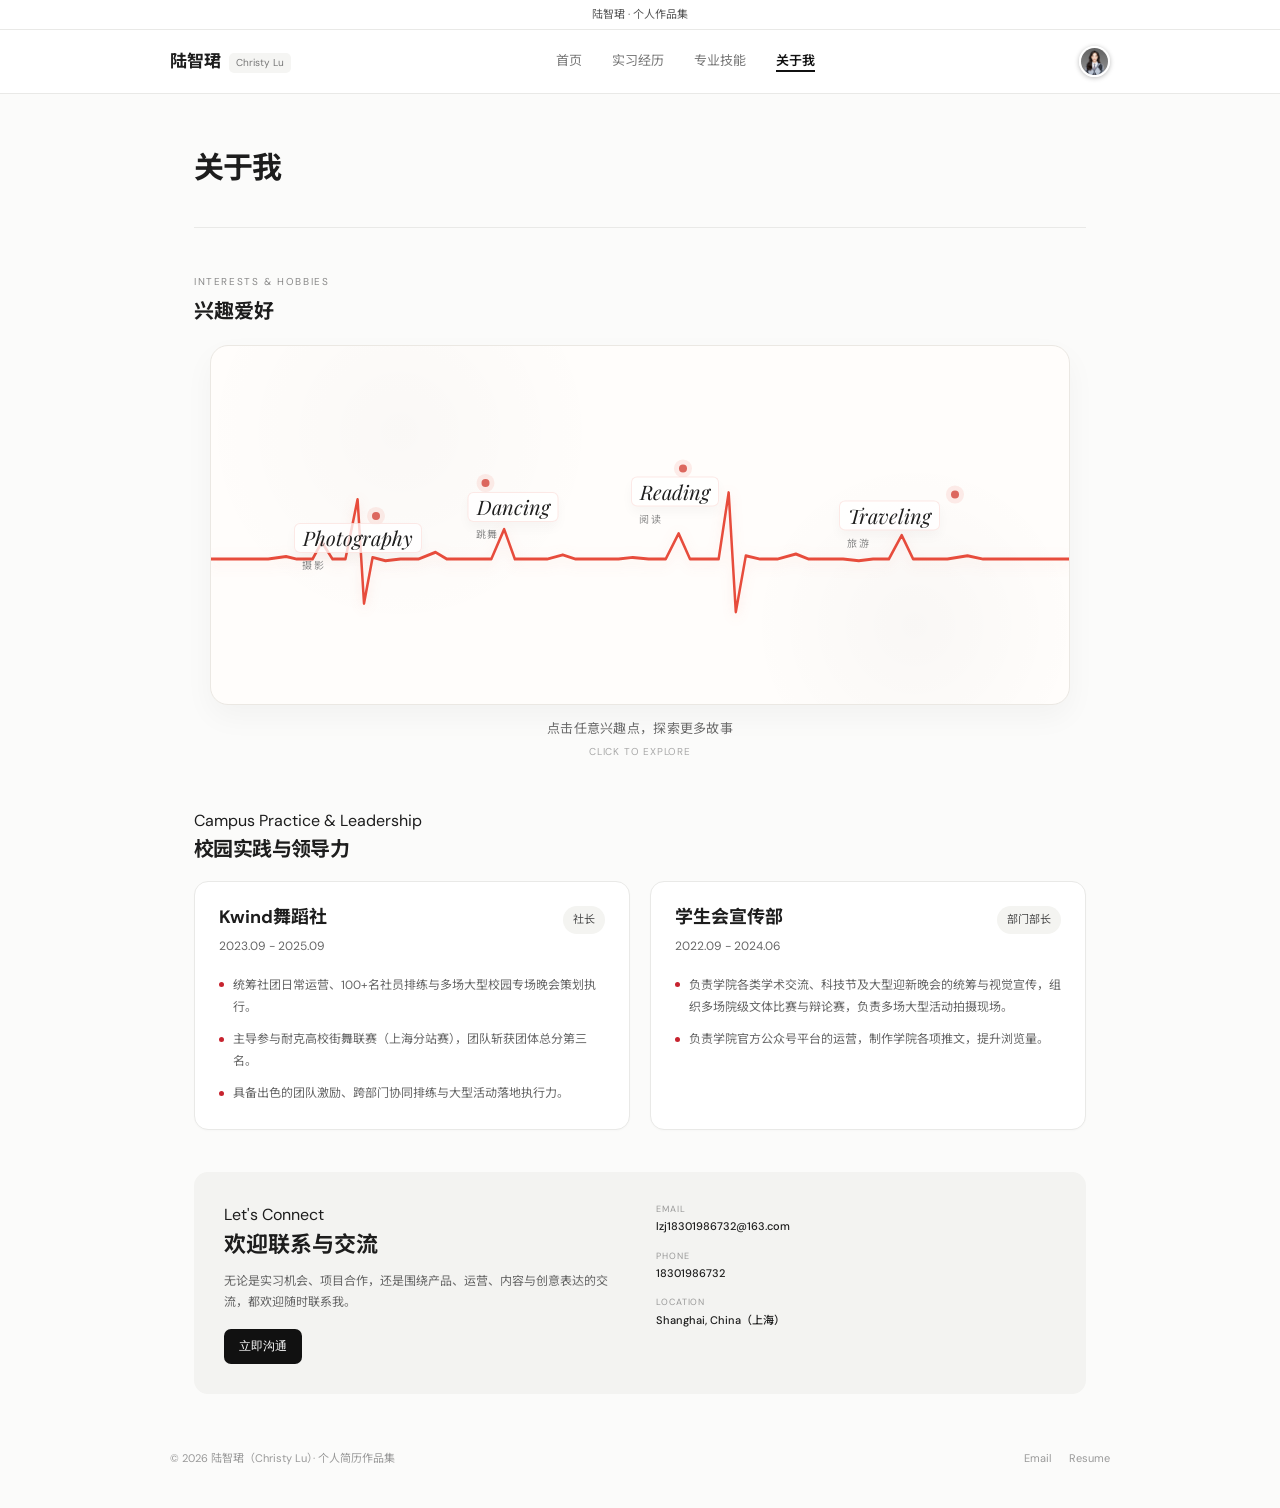
<file: about.html>
<!DOCTYPE html>
<html lang="zh-CN">
<head>
  <meta charset="UTF-8">
  <meta name="viewport" content="width=device-width, initial-scale=1.0">
  <title>关于我 · 陆智珺</title>
  <link rel="stylesheet" href="css/styles.css">
  <link rel="stylesheet" href="css/interests.css">
</head>
<body>

  <nav class="nav">
    <a href="index.html" class="nav-logo">陆智珺</a>
    <ul class="nav-links">
      <li><a href="index.html">首页</a></li>
      <li><a href="experience.html">实习经历</a></li>
      <li><a href="skills.html">专业技能</a></li>
      <li><a href="about.html" class="active">关于我</a></li>
    </ul>
    <img src="assets/profile.png" alt="陆智珺" class="nav-avatar">
  </nav>

  <main class="container">
    <header class="page-header about-page-header">
      <h1>关于我</h1>
    </header>

    <section class="interests-section heartbeat-section">
      <p class="section-label">Interests & Hobbies</p>
      <p class="section-label-cn">兴趣爱好</p>

      <div class="heartbeat-stage">
        <svg class="heartbeat-line" viewBox="0 0 1200 420" preserveAspectRatio="none" aria-hidden="true">
          <path d="M0 250 L80 250 L105 247 L120 250 L142 250 L155 230 L170 250 L188 250 L205 180 L214 302 L226 248 L244 252 L265 250 L290 250 L314 242 L330 250 L352 250 L368 250 L392 250 L410 215 L425 250 L446 250 L470 250 L492 245 L510 250 L540 250 L570 250 L590 248 L612 250 L636 250 L654 220 L670 250 L692 250 L710 250 L724 172 L734 312 L748 246 L768 250 L792 250 L818 244 L836 250 L860 250 L884 250 L906 252 L926 250 L948 250 L966 222 L982 250 L1005 250 L1030 250 L1058 246 L1080 250 L1110 250 L1140 250 L1170 250 L1200 250" />
        </svg>

        <a href="hobbies/photography.html" class="heartbeat-node" data-hobby="photography">
          <span class="heartbeat-dot"></span>
          <span class="node-en">Photography</span>
          <span class="node-cn">摄影</span>
        </a>
        <a href="hobbies/dancing.html" class="heartbeat-node" data-hobby="dancing">
          <span class="heartbeat-dot"></span>
          <span class="node-en">Dancing</span>
          <span class="node-cn">跳舞</span>
        </a>
        <a href="hobbies/reading.html" class="heartbeat-node" data-hobby="reading">
          <span class="heartbeat-dot"></span>
          <span class="node-en">Reading</span>
          <span class="node-cn">阅读</span>
        </a>
        <a href="hobbies/traveling.html" class="heartbeat-node" data-hobby="traveling">
          <span class="heartbeat-dot"></span>
          <span class="node-en">Traveling</span>
          <span class="node-cn">旅游</span>
        </a>
      </div>

      <p class="branch-hint">点击任意兴趣点，探索更多故事<span class="branch-hint-en">Click to Explore</span></p>

      <div class="branch-mobile-list">
        <a href="hobbies/photography.html" class="branch-mobile-item">
          <span class="cn">摄影</span>
          <span class="en">Photography</span>
        </a>
        <a href="hobbies/dancing.html" class="branch-mobile-item">
          <span class="cn">跳舞</span>
          <span class="en">Dancing</span>
        </a>
        <a href="hobbies/reading.html" class="branch-mobile-item">
          <span class="cn">阅读</span>
          <span class="en">Reading</span>
        </a>
        <a href="hobbies/traveling.html" class="branch-mobile-item">
          <span class="cn">旅游</span>
          <span class="en">Traveling</span>
        </a>
      </div>
    </section>

    <section class="campus-section">
      <div class="section-heading-row">
        <div>
          <p class="section-label">Campus Practice & Leadership</p>
          <h2 class="section-title no-margin">校园实践与领导力</h2>
        </div>
      </div>

      <div class="campus-grid">
        <article class="card campus-card">
          <div class="campus-card-top">
            <div>
              <h3>Kwind舞蹈社</h3>
              <p class="campus-time">2023.09 - 2025.09</p>
            </div>
            <span class="campus-role-tag">社长</span>
          </div>
          <ul class="campus-points">
            <li>统筹社团日常运营、100+名社员排练与多场大型校园专场晚会策划执行。</li>
            <li>主导参与耐克高校街舞联赛（上海分站赛），团队斩获团体总分第三名。</li>
            <li>具备出色的团队激励、跨部门协同排练与大型活动落地执行力。</li>
          </ul>
        </article>

        <article class="card campus-card">
          <div class="campus-card-top">
            <div>
              <h3>学生会宣传部</h3>
              <p class="campus-time">2022.09 - 2024.06</p>
            </div>
            <span class="campus-role-tag">部门部长</span>
          </div>
          <ul class="campus-points">
            <li>负责学院各类学术交流、科技节及大型迎新晚会的统筹与视觉宣传，组织多场院级文体比赛与辩论赛，负责多场大型活动拍摄现场。</li>
            <li>负责学院官方公众号平台的运营，制作学院各项推文，提升浏览量。</li>
          </ul>
        </article>
      </div>
    </section>

    <section class="contact-section about-contact-section">
      <div>
        <p class="section-label">Let's Connect</p>
        <h2>欢迎联系与交流</h2>
        <p class="desc">无论是实习机会、项目合作，还是围绕产品、运营、内容与创意表达的交流，都欢迎随时联系我。</p>
        <button type="button" class="btn btn-primary about-contact-toggle" aria-expanded="false" aria-controls="about-contact-panel">立即沟通</button>
      </div>
      <div class="contact-details">
        <div class="contact-item">
          <div class="label">EMAIL</div>
          <div class="value">lzj18301986732@163.com</div>
        </div>
        <div class="contact-item">
          <div class="label">PHONE</div>
          <div class="value">18301986732</div>
        </div>
        <div class="contact-item">
          <div class="label">LOCATION</div>
          <div class="value">Shanghai, China（上海）</div>
        </div>
        <div id="about-contact-panel" class="contact-panel" hidden>
          <div class="contact-panel-row">
            <div>
              <div class="contact-panel-label">电子邮箱</div>
              <div class="contact-panel-value">lzj18301986732@163.com</div>
            </div>
            <div class="contact-panel-actions">
              <a href="mailto:lzj18301986732@163.com" class="mini-action">发邮件</a>
              <button type="button" class="mini-action copy-action" data-copy="lzj18301986732@163.com">复制</button>
            </div>
          </div>
          <div class="contact-panel-row">
            <div>
              <div class="contact-panel-label">联系电话</div>
              <div class="contact-panel-value">18301986732</div>
            </div>
            <div class="contact-panel-actions">
              <a href="tel:18301986732" class="mini-action">呼叫</a>
              <button type="button" class="mini-action copy-action" data-copy="18301986732">复制</button>
            </div>
          </div>
        </div>
      </div>
    </section>
  </main>

  <footer class="site-footer">
    <span>&copy; 2026 陆智珺（Christy Lu）· 个人简历作品集</span>
    <div class="footer-links">
      <a href="mailto:lzj18301986732@163.com">Email</a>
      <a href="assets/resume.pdf" download>Resume</a>
    </div>
  </footer>

  <script src="js/interests.js"></script>
  <script src="js/main.js"></script>
</body>
</html>
</file>
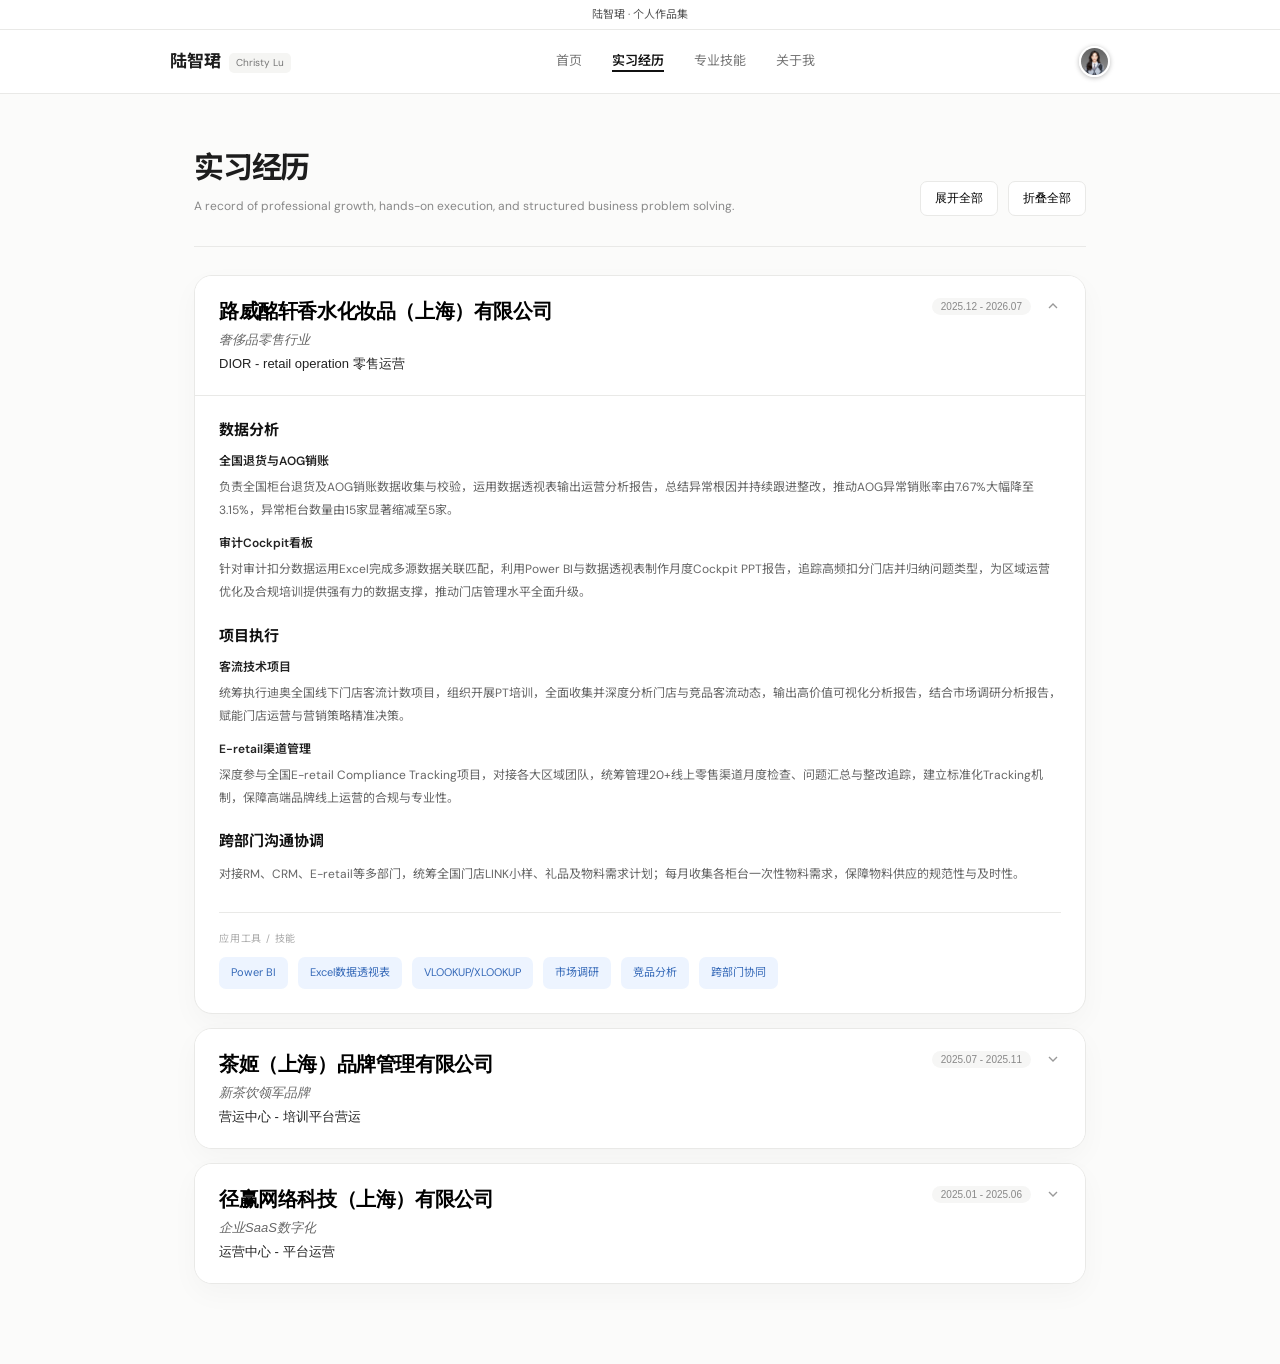
<file: experience.html>
<!DOCTYPE html>
<html lang="zh-CN">
<head>
  <meta charset="UTF-8">
  <meta name="viewport" content="width=device-width, initial-scale=1.0">
  <title>实习经历 · 陆智珺</title>
  <link rel="stylesheet" href="css/styles.css">
</head>
<body>

  <nav class="nav">
    <a href="index.html" class="nav-logo">陆智珺</a>
    <ul class="nav-links">
      <li><a href="index.html">首页</a></li>
      <li><a href="experience.html" class="active">实习经历</a></li>
      <li><a href="skills.html">专业技能</a></li>
      <li><a href="about.html">关于我</a></li>
    </ul>
    <img src="assets/profile.png" alt="陆智珺" class="nav-avatar">
  </nav>

  <main class="container">
    <header class="page-header experience-page-header">
      <div>
        <h1>实习经历</h1>
        <p>A record of professional growth, hands-on execution, and structured business problem solving.</p>
      </div>
      <div class="experience-controls">
        <button type="button" class="btn btn-outline exp-expand-all">展开全部</button>
        <button type="button" class="btn btn-outline exp-collapse-all">折叠全部</button>
      </div>
    </header>

    <section class="experience-list experience-detailed-list">
      <article class="exp-card detailed-exp-card open">
        <button type="button" class="exp-header detailed-exp-header">
          <div class="exp-header-main">
            <div class="exp-title-row">
              <h2 class="exp-company">路威酩轩香水化妆品（上海）有限公司</h2>
              <span class="exp-date">2025.12 - 2026.07</span>
            </div>
            <p class="exp-industry">奢侈品零售行业</p>
            <p class="exp-role-line">DIOR - retail operation 零售运营</p>
          </div>
          <svg class="exp-chevron" viewBox="0 0 24 24" fill="none" stroke="currentColor" stroke-width="2"><polyline points="6 9 12 15 18 9"/></svg>
        </button>

        <div class="exp-body detailed-exp-body">
          <div class="exp-content-grid">
            <section class="exp-detail-block">
              <h3 class="exp-detail-title">数据分析</h3>
              <div class="exp-detail-item">
                <h4>全国退货与AOG销账</h4>
                <p>负责全国柜台退货及AOG销账数据收集与校验，运用数据透视表输出运营分析报告，总结异常根因并持续跟进整改，推动AOG异常销账率由7.67%大幅降至3.15%，异常柜台数量由15家显著缩减至5家。</p>
              </div>
              <div class="exp-detail-item">
                <h4>审计Cockpit看板</h4>
                <p>针对审计扣分数据运用Excel完成多源数据关联匹配，利用Power BI与数据透视表制作月度Cockpit PPT报告，追踪高频扣分门店并归纳问题类型，为区域运营优化及合规培训提供强有力的数据支撑，推动门店管理水平全面升级。</p>
              </div>
            </section>

            <section class="exp-detail-block">
              <h3 class="exp-detail-title">项目执行</h3>
              <div class="exp-detail-item">
                <h4>客流技术项目</h4>
                <p>统筹执行迪奥全国线下门店客流计数项目，组织开展PT培训，全面收集并深度分析门店与竞品客流动态，输出高价值可视化分析报告，结合市场调研分析报告，赋能门店运营与营销策略精准决策。</p>
              </div>
              <div class="exp-detail-item">
                <h4>E-retail渠道管理</h4>
                <p>深度参与全国E-retail Compliance Tracking项目，对接各大区域团队，统筹管理20+线上零售渠道月度检查、问题汇总与整改追踪，建立标准化Tracking机制，保障高端品牌线上运营的合规与专业性。</p>
              </div>
            </section>

            <section class="exp-detail-block">
              <h3 class="exp-detail-title">跨部门沟通协调</h3>
              <div class="exp-detail-item">
                <p>对接RM、CRM、E-retail等多部门，统筹全国门店LINK小样、礼品及物料需求计划；每月收集各柜台一次性物料需求，保障物料供应的规范性与及时性。</p>
              </div>
            </section>
          </div>

          <div class="exp-skills-wrap">
            <div class="exp-section-label">应用工具 / 技能</div>
            <div class="tags exp-skill-tags">
              <span class="tag tag-blue">Power BI</span>
              <span class="tag tag-blue">Excel数据透视表</span>
              <span class="tag tag-blue">VLOOKUP/XLOOKUP</span>
              <span class="tag tag-blue">市场调研</span>
              <span class="tag tag-blue">竞品分析</span>
              <span class="tag tag-blue">跨部门协同</span>
            </div>
          </div>
        </div>
      </article>

      <article class="exp-card detailed-exp-card">
        <button type="button" class="exp-header detailed-exp-header">
          <div class="exp-header-main">
            <div class="exp-title-row">
              <h2 class="exp-company">茶姬（上海）品牌管理有限公司</h2>
              <span class="exp-date">2025.07 - 2025.11</span>
            </div>
            <p class="exp-industry">新茶饮领军品牌</p>
            <p class="exp-role-line">营运中心 - 培训平台营运</p>
          </div>
          <svg class="exp-chevron" viewBox="0 0 24 24" fill="none" stroke="currentColor" stroke-width="2"><polyline points="6 9 12 15 18 9"/></svg>
        </button>

        <div class="exp-body detailed-exp-body">
          <div class="exp-content-grid">
            <section class="exp-detail-block">
              <h3 class="exp-detail-title">平台运营与用户活跃</h3>
              <div class="exp-detail-item">
                <h4>平台日常运营</h4>
                <p>负责培训平台课程台账维护及后台日常运营管理，确保系统功能稳定高效运行，持续提升平台用户活跃度与粘性，显著强化员工对企业文化的认同感。</p>
              </div>
            </section>

            <section class="exp-detail-block">
              <h3 class="exp-detail-title">数据分析</h3>
              <div class="exp-detail-item">
                <h4>认证异常率治理</h4>
                <p>每周制作培训项数据周报，通过Excel进行深度数据清洗与数据透视表分析，持续跟踪监测“区域认证标签异常率”，成功推动认证标签异常率从8月的11.74%持续降低至10月底的2.21%。</p>
              </div>
              <div class="exp-detail-item">
                <h4>数据多维看板迭代</h4>
                <p>负责订阅号及培训平台数据的多维表格更新迭代，熟练运用逻辑函数（IF、VLOOKUP、SUMIFS等）实现自动化统计与多维数据聚合，促进内容转化率与互动率双重提升。</p>
              </div>
            </section>

            <section class="exp-detail-block">
              <h3 class="exp-detail-title">AI赋能与知识卡片工程</h3>
              <div class="exp-detail-item">
                <h4>AI Prompt设计优化</h4>
                <p>深度参与AI服务案例卡片项目，设计并调优AI prompt指令，实现知识内容自动化产出，完善制作SOP流程，推动格式标准化并提升内容一致性；以轻量化知识卡片形式赋能全国一线业务伙伴，显著提升执行效率。</p>
              </div>
            </section>

            <section class="exp-detail-block">
              <h3 class="exp-detail-title">品牌活动策划与高满意度交付</h3>
              <div class="exp-detail-item">
                <h4>CHAGEE内训师茶文化项目</h4>
                <p>统筹策划并执行茶文化项目，主导活动视觉设计、茶文化展示内容与现场高互动环节组织。</p>
              </div>
              <div class="exp-detail-item">
                <h4>茶大师认证官培训课程</h4>
                <p>全流程策划执行认证官培训，累计带训200+人；负责课程物料设计、考核题目开发、培训手册内容梳理，搭建全流程数字化追踪与看板复盘。培训课程项目满意度高达99.78%，学员考试通过率达97.56%。</p>
              </div>
            </section>
          </div>

          <div class="exp-skills-wrap">
            <div class="exp-section-label">应用工具 / 技能</div>
            <div class="tags exp-skill-tags">
              <span class="tag tag-blue">飞书多维表格</span>
              <span class="tag tag-blue">AI Prompt优化</span>
              <span class="tag tag-blue">Excel数据分析</span>
              <span class="tag tag-blue">数字化追踪SOP</span>
              <span class="tag tag-blue">AI项目0-1</span>
              <span class="tag tag-blue">活动视觉策划</span>
              <span class="tag tag-blue">活动执行</span>
            </div>
          </div>
        </div>
      </article>

      <article class="exp-card detailed-exp-card">
        <button type="button" class="exp-header detailed-exp-header">
          <div class="exp-header-main">
            <div class="exp-title-row">
              <h2 class="exp-company">径赢网络科技（上海）有限公司</h2>
              <span class="exp-date">2025.01 - 2025.06</span>
            </div>
            <p class="exp-industry">企业SaaS数字化</p>
            <p class="exp-role-line">运营中心 - 平台运营</p>
          </div>
          <svg class="exp-chevron" viewBox="0 0 24 24" fill="none" stroke="currentColor" stroke-width="2"><polyline points="6 9 12 15 18 9"/></svg>
        </button>

        <div class="exp-body detailed-exp-body">
          <div class="exp-content-grid">
            <section class="exp-detail-block">
              <h3 class="exp-detail-title">CRM / Salesforce系统运营与GMV分析</h3>
              <div class="exp-detail-item">
                <h4>CRM / Salesforce运营</h4>
                <p>负责公司CRM系统及Salesforce平台的基本运营与数据维护，沉淀客户档案与销售线索转化路径。</p>
              </div>
              <div class="exp-detail-item">
                <h4>GMV数据分析</h4>
                <p>多维度跟踪并分析各业务线GMV及核心经营指标，输出周/月度分析报表，为业务增长策略提供数据支持。</p>
              </div>
            </section>
          </div>

          <div class="exp-skills-wrap">
            <div class="exp-section-label">应用工具 / 技能</div>
            <div class="tags exp-skill-tags">
              <span class="tag tag-blue">Salesforce/CRM</span>
              <span class="tag tag-blue">数据清洗与统计</span>
              <span class="tag tag-blue">GMV多维建模</span>
              <span class="tag tag-blue">业务策略复盘</span>
              <span class="tag tag-blue">文档编写整理</span>
            </div>
          </div>
        </div>
      </article>
    </section>
  </main>

  <script src="js/main.js"></script>
</body>
</html>
</file>
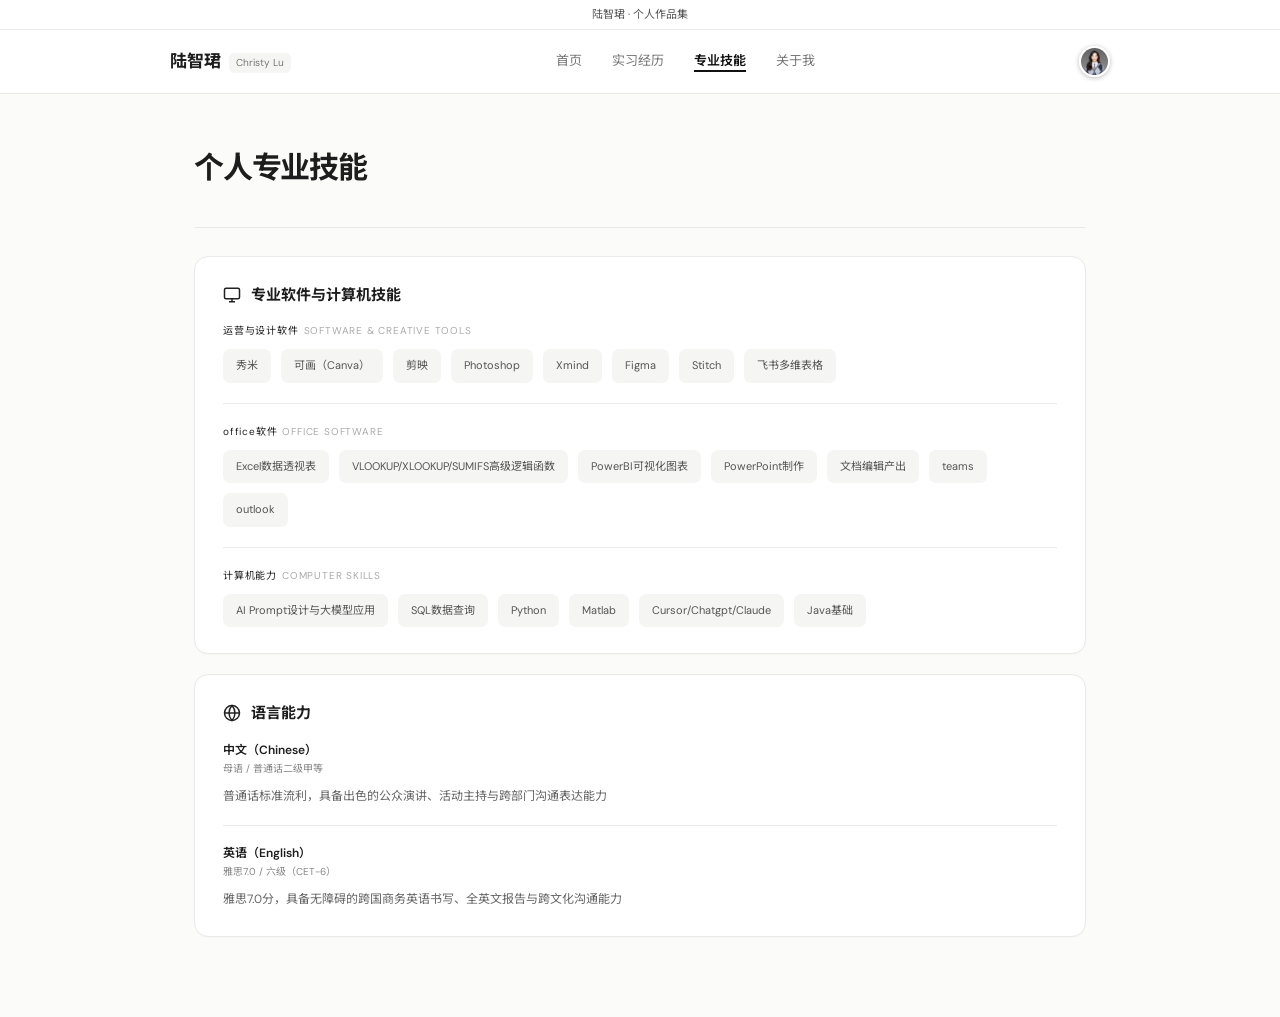
<file: skills.html>
<!DOCTYPE html>
<html lang="zh-CN">
<head>
  <meta charset="UTF-8">
  <meta name="viewport" content="width=device-width, initial-scale=1.0">
  <title>专业技能 · 陆智珺</title>
  <link rel="stylesheet" href="css/styles.css">
</head>
<body>

  <nav class="nav">
    <a href="index.html" class="nav-logo">陆智珺</a>
    <ul class="nav-links">
      <li><a href="index.html">首页</a></li>
      <li><a href="experience.html">实习经历</a></li>
      <li><a href="skills.html" class="active">专业技能</a></li>
      <li><a href="about.html">关于我</a></li>
    </ul>
    <img src="assets/profile.png" alt="陆智珺" class="nav-avatar">
  </nav>

  <main class="container">
    <header class="page-header skills-page-header">
      <h1>个人专业技能</h1>
    </header>

    <section class="skills-page-stack">
      <article class="card skills-module-card">
        <div class="card-header">
          <svg viewBox="0 0 24 24" fill="none" stroke="currentColor" stroke-width="2"><rect x="2" y="3" width="20" height="14" rx="2"/><line x1="8" y1="21" x2="16" y2="21"/><line x1="12" y1="17" x2="12" y2="21"/></svg>
          <h3>专业软件与计算机技能</h3>
        </div>

        <div class="skills-module-section">
          <div class="skill-group-label"><span>运营与设计软件</span>SOFTWARE & CREATIVE TOOLS</div>
          <div class="tags skills-module-tags">
            <span class="tag">秀米</span>
            <span class="tag">可画（Canva）</span>
            <span class="tag">剪映</span>
            <span class="tag">Photoshop</span>
            <span class="tag">Xmind</span>
            <span class="tag">Figma</span>
            <span class="tag">Stitch</span>
            <span class="tag">飞书多维表格</span>
          </div>
        </div>

        <div class="skills-module-section">
          <div class="skill-group-label"><span>office软件</span>OFFICE SOFTWARE</div>
          <div class="tags skills-module-tags">
            <span class="tag">Excel数据透视表</span>
            <span class="tag">VLOOKUP/XLOOKUP/SUMIFS高级逻辑函数</span>
            <span class="tag">PowerBI可视化图表</span>
            <span class="tag">PowerPoint制作</span>
            <span class="tag">文档编辑产出</span>
            <span class="tag">teams</span>
            <span class="tag">outlook</span>
          </div>
        </div>

        <div class="skills-module-section last-section">
          <div class="skill-group-label"><span>计算机能力</span>COMPUTER SKILLS</div>
          <div class="tags skills-module-tags">
            <span class="tag">AI Prompt设计与大模型应用</span>
            <span class="tag">SQL数据查询</span>
            <span class="tag">Python</span>
            <span class="tag">Matlab</span>
            <span class="tag">Cursor/Chatgpt/Claude</span>
            <span class="tag">Java基础</span>
          </div>
        </div>
      </article>

      <article class="card skills-module-card">
        <div class="card-header">
          <svg viewBox="0 0 24 24" fill="none" stroke="currentColor" stroke-width="2"><circle cx="12" cy="12" r="10"/><line x1="2" y1="12" x2="22" y2="12"/><path d="M12 2a15.3 15.3 0 0 1 4 10 15.3 15.3 0 0 1-4 10 15.3 15.3 0 0 1-4-10 15.3 15.3 0 0 1 4-10z"/></svg>
          <h3>语言能力</h3>
        </div>

        <div class="language-detail-item">
          <div class="language-detail-head">
            <div>
              <div class="lang-name">中文（Chinese）</div>
              <div class="lang-level">母语 / 普通话二级甲等</div>
            </div>
          </div>
          <p class="language-detail-text">普通话标准流利，具备出色的公众演讲、活动主持与跨部门沟通表达能力</p>
        </div>

        <div class="language-detail-item last-section">
          <div class="language-detail-head">
            <div>
              <div class="lang-name">英语（English）</div>
              <div class="lang-level">雅思7.0 / 六级（CET-6）</div>
            </div>
          </div>
          <p class="language-detail-text">雅思7.0分，具备无障碍的跨国商务英语书写、全英文报告与跨文化沟通能力</p>
        </div>
      </article>
    </section>
  </main>
</body>
</html>
</file>
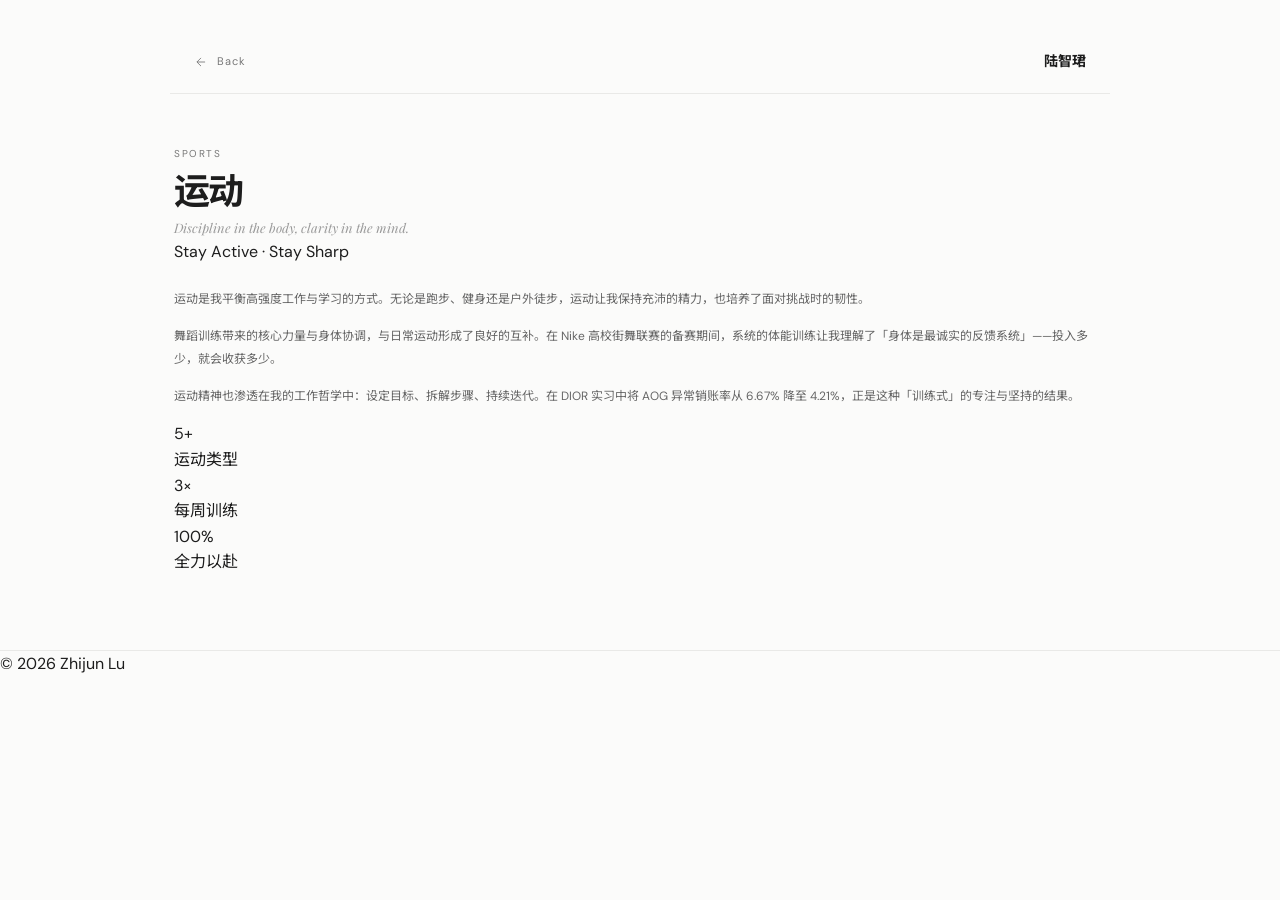
<file: hobbies/sports.html>
<!DOCTYPE html>
<html lang="zh-CN">
<head>
  <meta charset="UTF-8">
  <meta name="viewport" content="width=device-width, initial-scale=1.0">
  <title>运动 · 陆智珺</title>
  <link rel="stylesheet" href="../css/styles.css">
  <link rel="stylesheet" href="../css/interests.css">
</head>
<body class="hobby-page">

  <nav class="hobby-nav">
    <a href="../about.html" class="hobby-nav-back">
      <svg viewBox="0 0 24 24" fill="none" stroke="currentColor" stroke-width="1.5"><path d="M19 12H5"/><path d="m12 19-7-7 7-7"/></svg>
      Back
    </a>
    <span class="hobby-nav-logo">陆智珺</span>
  </nav>

  <article class="hobby-detail">
    <header class="hobby-detail-header">
      <span class="hobby-tag">Sports</span>
      <h1>运动</h1>
      <p class="subtitle">Discipline in the body, clarity in the mind.</p>
    </header>

    <div class="hobby-hero sports">
      <div class="hero-placeholder"></div>
      <span class="hero-caption">Stay Active · Stay Sharp</span>
    </div>

    <div class="hobby-content">
      <p>运动是我平衡高强度工作与学习的方式。无论是跑步、健身还是户外徒步，运动让我保持充沛的精力，也培养了面对挑战时的韧性。</p>
      <p>舞蹈训练带来的核心力量与身体协调，与日常运动形成了良好的互补。在 Nike 高校街舞联赛的备赛期间，系统的体能训练让我理解了「身体是最诚实的反馈系统」——投入多少，就会收获多少。</p>
      <p>运动精神也渗透在我的工作哲学中：设定目标、拆解步骤、持续迭代。在 DIOR 实习中将 AOG 异常销账率从 6.67% 降至 4.21%，正是这种「训练式」的专注与坚持的结果。</p>
    </div>

    <div class="hobby-stats">
      <div class="hobby-stat">
        <div class="num">5+</div>
        <div class="label">运动类型</div>
      </div>
      <div class="hobby-stat">
        <div class="num">3×</div>
        <div class="label">每周训练</div>
      </div>
      <div class="hobby-stat">
        <div class="num">100%</div>
        <div class="label">全力以赴</div>
      </div>
    </div>

    <div class="hobby-gallery">
      <div class="gallery-item">
        <div class="gallery-placeholder sport-1"></div>
      </div>
      <div class="gallery-item">
        <div class="gallery-placeholder sport-2"></div>
      </div>
      <div class="gallery-item">
        <div class="gallery-placeholder sport-3"></div>
      </div>
    </div>
  </article>

  <footer class="hobby-footer">&copy; 2026 Zhijun Lu</footer>

</body>
</html>
</file>
<file: css/styles.css>
@import url('https://fonts.googleapis.com/css2?family=DM+Sans:wght@400;500;600;700&family=Noto+Sans+SC:wght@400;500;700&display=swap');

*, *::before, *::after { box-sizing: border-box; margin: 0; padding: 0; }
:root { --bg:#fbfbfa; --white:#fff; --black:#111; --ink:#1d1d1d; --muted:#858585; --line:#e9e9e7; --soft:#f5f5f3; --blue:#edf4ff; --blue-ink:#3569b8; --max:940px; --shadow:0 16px 32px rgba(0,0,0,.06); }
html { scroll-behavior:smooth; }
body { padding-top:30px; font-family:'DM Sans','Noto Sans SC',-apple-system,BlinkMacSystemFont,'Segoe UI',sans-serif; background:var(--bg); color:var(--ink); line-height:1.6; -webkit-font-smoothing:antialiased; }
a { color:inherit; text-decoration:none; } img { max-width:100%; display:block; }
.container { max-width:var(--max); margin:auto; padding:0 24px; }
.nav { height:64px; border-bottom:1px solid var(--line); display:flex; align-items:center; justify-content:space-between; padding:0 max(24px, calc((100% - 940px) / 2)); background:rgba(255,255,255,.92); position:relative; z-index:5; }
.nav::before { content:'陆智珺 · 个人作品集'; position:absolute; top:-30px; left:0; right:0; height:30px; border-bottom:1px solid var(--line); display:flex; align-items:center; justify-content:center; font-size:11px; color:#555; background:#fff; }
.nav-logo { font-weight:700; font-size:17px; white-space:nowrap; } .nav-logo::after { content:'Christy Lu'; display:inline-block; margin-left:8px; padding:2px 7px; border-radius:5px; background:var(--soft); color:#777; font-size:10px; font-weight:400; vertical-align:middle; }
.nav-links { display:flex; gap:30px; list-style:none; height:100%; align-items:center; } .nav-links a { height:100%; display:flex; align-items:center; position:relative; color:#777; font-size:13px; } .nav-links a:hover,.nav-links a.active { color:#111; font-weight:600; } .nav-links a.active::after { content:''; position:absolute; left:0; right:0; bottom:0; height:2px; background:#111; }
.nav-avatar { width:31px; height:31px; border-radius:50%; object-fit:cover; border:2px solid #fff; box-shadow:0 1px 5px #bbb; }
.hero { display:grid; grid-template-columns:160px 1fr; gap:28px; align-items:center; padding:50px 36px 46px; max-width:680px; margin:auto; } .hero-home { padding-bottom:24px; } .hero-photo { width:150px; height:150px; border-radius:50%; object-fit:cover; border:3px solid #fff; box-shadow:0 2px 7px #bbb; } .hero-greeting { font-size:28px; letter-spacing:-.04em; line-height:1.25; margin-bottom:4px; font-weight:700; } .hero-role { color:#444; font-size:14px; margin-bottom:6px; } .hero-actions { display:flex; gap:8px; flex-wrap:wrap; margin-top:14px; } .btn { display:inline-flex; align-items:center; gap:7px; padding:8px 14px; border-radius:7px; font-size:12px; font-weight:500; cursor:pointer; border:1px solid transparent; transition:.2s; } .btn:hover { transform:translateY(-1px); } .btn-primary { background:#111; color:#fff; } .btn-outline { background:#fff; border-color:var(--line); } .btn svg { width:14px; height:14px; }
.contact-panel { margin-top:14px; background:#fff; border:1px solid var(--line); border-radius:14px; padding:14px; box-shadow:0 12px 24px rgba(0,0,0,.05); } .contact-panel-row { display:flex; align-items:center; justify-content:space-between; gap:16px; padding:10px 0; } .contact-panel-row + .contact-panel-row { border-top:1px solid var(--line); } .contact-panel-label { font-size:10px; color:#999; margin-bottom:3px; letter-spacing:.08em; } .contact-panel-value { font-size:13px; font-weight:600; color:#1d1d1d; word-break:break-all; } .contact-panel-actions { display:flex; gap:8px; flex-shrink:0; } .mini-action { display:inline-flex; align-items:center; justify-content:center; min-width:56px; height:32px; padding:0 12px; border-radius:8px; border:1px solid var(--line); background:#f7f7f5; color:#333; font-size:11px; cursor:pointer; } .mini-action:hover { background:#efefec; }

.section-title { font-size:20px; margin:28px 0 16px; letter-spacing:-.03em; } .about-grid { display:grid; grid-template-columns:1.3fr .8fr; gap:20px; margin-bottom:28px; } .card { background:#fff; border:1px solid var(--line); border-radius:14px; padding:24px; box-shadow:0 1px 2px rgba(0,0,0,.02); } .card-header { display:flex; align-items:center; gap:10px; margin-bottom:16px; } .card-header svg { width:18px; height:18px; color:#222; } .card-header h3 { font-size:15px; } .card p { font-size:12px; color:#666; line-height:1.9; }
.tags { display:flex; gap:8px; flex-wrap:wrap; } .tag { padding:5px 12px; border-radius:7px; background:var(--soft); color:#555; font-size:11px; } .tag-blue { background:var(--blue); color:var(--blue-ink); }
.info-bar { background:#111; color:#fff; border-radius:13px; padding:25px 28px; display:grid; grid-template-columns:repeat(4,1fr); gap:18px; margin:28px 0 58px; box-shadow:var(--shadow); } .info-item { padding-right:18px; border-right:1px solid #333; } .info-item:last-child { border:0; } .info-label { color:#888; font-size:10px; margin-bottom:5px; } .info-value { font-size:13px; font-weight:500; }
.page-header { padding:50px 0 30px; border-bottom:1px solid var(--line); margin-bottom:28px; } .page-header h1 { font-size:30px; letter-spacing:-.04em; margin-bottom:5px; } .page-header p { font-size:12px; color:#888; }
.experience-page-header { display:flex; align-items:flex-end; justify-content:space-between; gap:20px; } .experience-controls { display:flex; gap:10px; flex-wrap:wrap; } .experience-detailed-list { gap:20px; }
.experience-list { display:flex; flex-direction:column; gap:14px; padding-bottom:80px; } .exp-card { background:#fff; border:1px solid var(--line); border-radius:18px; overflow:hidden; box-shadow:0 10px 28px rgba(0,0,0,.03); } .exp-header { display:flex; align-items:center; gap:14px; padding:22px 24px; cursor:pointer; background:#fff; border:0; width:100%; text-align:left; } .exp-icon { width:34px; height:34px; border-radius:8px; background:#f3f3f3; display:flex; align-items:center; justify-content:center; flex-shrink:0; } .exp-icon.dark { background:#111; color:#fff; } .exp-icon svg { width:16px; height:16px; } .exp-meta { flex:1; } .exp-title { font-size:13px; font-weight:600; margin-bottom:4px; } .exp-date { color:#888; font-size:10px; background:#f6f6f5; padding:3px 9px; border-radius:10px; } .exp-chevron { width:16px; color:#999; transition:.25s; flex-shrink:0; } .exp-card.open .exp-chevron { transform:rotate(180deg); } .exp-body { display:none; padding:0 24px 24px; } .exp-card.open .exp-body { display:block; } .exp-section-label,.skill-group-label { font-size:10px; letter-spacing:.08em; color:#aaa; margin-bottom:10px; } .exp-contributions { list-style:none; } .exp-contributions li { display:flex; gap:8px; font-size:12px; color:#666; margin-bottom:9px; line-height:1.65; } .exp-contributions li svg { width:14px; height:14px; flex-shrink:0; margin-top:3px; color:#999; }
.detailed-exp-header { align-items:flex-start; } .exp-header-main { flex:1; min-width:0; } .exp-title-row { display:flex; align-items:flex-start; justify-content:space-between; gap:12px; margin-bottom:6px; } .exp-company { font-size:20px; line-height:1.35; font-weight:700; letter-spacing:-.02em; } .exp-industry { font-size:13px; color:#666; font-style:italic; margin-bottom:6px; } .exp-role-line { font-size:13px; color:#222; } .detailed-exp-body { border-top:1px solid var(--line); padding-top:22px; } .exp-content-grid { display:flex; flex-direction:column; gap:18px; } .exp-detail-block { padding-bottom:2px; } .exp-detail-title { font-size:15px; font-weight:700; margin-bottom:10px; color:#111; } .exp-detail-item + .exp-detail-item { margin-top:12px; } .exp-detail-item h4 { font-size:12px; font-weight:600; margin-bottom:5px; color:#222; } .exp-detail-item p { font-size:12px; line-height:1.9; color:#666; } .exp-skills-wrap { margin-top:24px; padding-top:18px; border-top:1px solid var(--line); } .exp-skill-tags { gap:10px; } .exp-skill-tags .tag { padding:7px 12px; }

.skills-page-header p { display:none; } .skills-page-stack { display:flex; flex-direction:column; gap:20px; padding-bottom:80px; } .skills-module-card { padding:26px 28px; } .skills-module-section { padding-bottom:20px; margin-bottom:20px; border-bottom:1px solid var(--line); } .skills-module-section.last-section { padding-bottom:0; margin-bottom:0; border-bottom:0; } .skills-module-tags { gap:10px; } .skills-module-tags .tag { padding:8px 13px; font-size:11px; }
.skills-layout { display:grid; grid-template-columns:1fr 270px; gap:18px; padding-bottom:80px; } .skills-main,.skills-sidebar { display:flex; flex-direction:column; gap:18px; } .skill-group { margin-bottom:20px; } .skill-group:last-child { margin-bottom:0; } .skill-group-label span { color:#222; margin-right:5px; } .core-card { background:#111; color:#fff; border-radius:14px; padding:24px; } .core-card .card-header h3 { color:#fff; } .core-card .card-header svg { color:#aaa; } .core-grid { display:grid; grid-template-columns:repeat(3,1fr); gap:10px; } .core-item { background:#202020; border-radius:9px; padding:15px; } .core-item svg { width:18px; color:#aaa; margin-bottom:8px; } .core-item h4 { font-size:12px; margin-bottom:5px; } .core-item p { color:#aaa; font-size:10px; line-height:1.6; } .lang-item { margin-bottom:18px; } .lang-row { display:flex; justify-content:space-between; margin-bottom:7px; } .lang-name { font-size:12px; font-weight:600; } .lang-level { font-size:10px; color:#888; } .lang-bar { display:flex; gap:3px; } .lang-bar span { height:5px; flex:1; border-radius:4px; background:#e8e8e8; } .lang-bar span.filled { background:#111; } .workspace-img { border-radius:14px; overflow:hidden; aspect-ratio:1; background:#eee; position:relative; } .workspace-img img { width:100%; height:100%; object-fit:cover; } .workspace-overlay { position:absolute; inset:auto 0 0; padding:18px; color:#fff; background:linear-gradient(transparent,rgba(0,0,0,.7)); } .workspace-overlay h4 { font-size:10px; letter-spacing:.1em; } .workspace-overlay p { font-size:11px; opacity:.8; }
.language-detail-item { padding-bottom:18px; margin-bottom:18px; border-bottom:1px solid var(--line); } .language-detail-item.last-section { padding-bottom:0; margin-bottom:0; border-bottom:0; } .language-detail-head { display:flex; align-items:flex-start; justify-content:space-between; gap:16px; margin-bottom:8px; } .language-detail-text { font-size:12px; color:#666; line-height:1.85; }

.about-intro { display:grid; grid-template-columns:1fr 1.1fr; gap:42px; align-items:center; padding:45px 0 50px; } .about-intro-img { border-radius:14px; overflow:hidden; position:relative; } .about-intro-img img { width:100%; aspect-ratio:4/5; object-fit:cover; } .about-badge { position:absolute; bottom:18px; right:18px; padding:12px; background:#fff; border-radius:9px; } .about-badge-icon { width:22px; margin-bottom:5px; } .about-badge p { font-size:9px; font-weight:600; } .about-intro-text .label { color:#888; font-size:11px; margin-bottom:12px; } .about-intro-text h2 { font-size:23px; line-height:1.35; margin-bottom:18px; } .about-intro-text p { font-size:12px; color:#666; line-height:1.85; margin-bottom:12px; } .about-signature { display:flex; align-items:center; gap:9px; margin-top:22px; } .about-signature img { width:34px; height:34px; border-radius:50%; object-fit:cover; } .about-signature .name { font-size:12px; font-weight:600; } .about-signature .title { font-size:9px; color:#888; letter-spacing:.05em; }
.contact-section { background:#f3f3f1; border-radius:14px; padding:30px; display:grid; grid-template-columns:1fr 1fr; gap:32px; margin-bottom:42px; } .contact-section h2 { font-size:22px; margin-bottom:9px; } .contact-section .desc { color:#666; font-size:12px; line-height:1.7; margin-bottom:17px; } .contact-details { display:flex; flex-direction:column; gap:13px; } .contact-item .label { color:#999; font-size:9px; letter-spacing:.1em; margin-bottom:2px; } .contact-item .value { font-size:11px; font-weight:500; } .site-footer { display:flex; justify-content:space-between; padding:22px 24px 40px; max-width:988px; margin:auto; color:#999; font-size:11px; } .footer-links { display:flex; gap:18px; }
.home-bottom-grid { display:grid; grid-template-columns:.9fr 1.1fr; gap:20px; margin-bottom:70px; } .hobby-tags { gap:10px; } .hobby-tags .tag { padding:8px 13px; } .honor-list { display:flex; flex-direction:column; } .honor-item { display:flex; align-items:center; justify-content:space-between; gap:18px; padding:9px 0; border-bottom:1px solid var(--line); } .honor-item:last-child { border-bottom:0; } .honor-name { font-size:11px; color:#444; } .honor-type { color:#999; font-size:10px; white-space:nowrap; }
.education-item { display:grid; grid-template-columns:minmax(0,1fr) auto; align-items:start; column-gap:12px; padding:13px 14px; background:#f7f7f6; border-radius:9px; margin-bottom:10px; } .education-item:last-child { margin-bottom:0; } .education-item strong { display:block; max-width:none; font-size:11px; line-height:1.4; } .education-item span { justify-self:end; text-align:right; background:#ececeb; color:#555; border-radius:4px; padding:2px 5px; font-size:9px; white-space:nowrap; } .education-item p { grid-column:1 / -1; margin-top:7px; font-size:10px; color:#888; line-height:1.55; } .hero-name-en { font-size:11px; font-weight:400; letter-spacing:0; vertical-align:middle; display:inline-block; padding:3px 7px; border-radius:5px; background:#f1f1ef; color:#777; } .hero-meta { color:#999; font-size:10px; margin-top:-12px; margin-bottom:16px; }
@media(max-width:760px){ .nav { padding:0 16px; } .nav-links { gap:13px; } .nav-links a { font-size:11px; } .nav-logo { font-size:14px; } .nav-logo::after { display:none; } .hero,.about-intro { grid-template-columns:1fr; text-align:center; justify-items:center; padding-left:0; padding-right:0; } .hero-greeting { font-size:25px; } .hero-actions { justify-content:center; } .contact-panel { width:100%; text-align:left; } .contact-panel-row { align-items:flex-start; } .contact-panel-actions { flex-direction:column; } .about-intro-text { text-align:left; } .about-grid,.skills-layout,.contact-section,.home-bottom-grid { grid-template-columns:1fr; } .info-bar { grid-template-columns:1fr 1fr; } .info-item:nth-child(2) { border:0; } .core-grid { grid-template-columns:1fr; } .experience-page-header { align-items:flex-start; flex-direction:column; } .experience-controls { width:100%; } .exp-title-row { flex-direction:column; align-items:flex-start; } .detailed-exp-header { padding:20px; } .detailed-exp-body { padding-left:20px; padding-right:20px; } .site-footer { padding-left:16px; padding-right:16px; } }
@media(max-width:460px){ .nav-links { display:none; } .info-bar { grid-template-columns:1fr; } .info-item { border:0; padding:0; } }
</file>
<file: css/interests.css>
@import url('https://fonts.googleapis.com/css2?family=DM+Sans:wght@400;500;600&family=Noto+Sans+SC:wght@400;500;700&family=Playfair+Display:ital,wght@0,400;1,400&display=swap');
.interests-section { padding:18px 0 48px; } .interests-section .section-label { color:#888; font-size:10px; letter-spacing:.16em; text-transform:uppercase; margin-bottom:5px; } .interests-section .section-label-cn { font-size:20px; font-weight:700; margin-bottom:18px; }
.heartbeat-stage { position:relative; width:100%; max-width:860px; margin:0 auto; min-height:360px; border:1px solid #ebe8e3; border-radius:18px; background:#fffdfb; overflow:hidden; box-shadow:0 12px 30px rgba(0,0,0,.04); } .heartbeat-stage::before { content:''; position:absolute; inset:0; background:radial-gradient(circle at 22% 24%, rgba(0,0,0,.02), transparent 28%), radial-gradient(circle at 82% 78%, rgba(0,0,0,.025), transparent 22%); pointer-events:none; } .heartbeat-line { position:absolute; inset:0; width:100%; height:100%; } .heartbeat-line path { fill:none; stroke:#e74c3c; stroke-width:3.5; stroke-linecap:round; stroke-linejoin:round; filter:drop-shadow(0 4px 8px rgba(231,76,60,.14)); }
.heartbeat-node { position:absolute; z-index:3; display:flex; flex-direction:column; align-items:flex-start; gap:5px; transform:translate(-50%,-50%); text-decoration:none; color:#1f1f1f; transition:transform .28s ease, filter .28s ease; background:none; border:0; padding:0; } .heartbeat-node:hover { transform:translate(-50%,-50%) scale(1.05); } .heartbeat-dot { width:8px; height:8px; border-radius:50%; background:#dc675e; box-shadow:0 0 0 5px rgba(231,76,60,.10); } .heartbeat-node .node-en { display:inline-flex; align-items:center; min-height:auto; padding:3px 8px; border-radius:6px; background:rgba(255,255,255,.78); border:1px solid rgba(231,76,60,.12); box-shadow:0 6px 12px rgba(0,0,0,.03); font-family:'Playfair Display',serif; font-size:20px; font-style:italic; line-height:1.1; white-space:nowrap; } .heartbeat-node .node-cn { display:inline-flex; align-items:center; padding:0; border-radius:0; background:transparent; font-size:10px; letter-spacing:.18em; color:#8b8b8b; text-transform:uppercase; margin-left:8px; }
.heartbeat-node[data-hobby="photography"] { top:55%; left:17.1%; } .heartbeat-node[data-hobby="photography"] .heartbeat-dot { margin-left:78px; margin-bottom:-2px; } .heartbeat-node[data-hobby="dancing"] { top:46%; left:35.2%; } .heartbeat-node[data-hobby="dancing"] .heartbeat-dot { margin-left:14px; margin-bottom:0; } .heartbeat-node[data-hobby="reading"] { top:42%; left:54.1%; } .heartbeat-node[data-hobby="reading"] .heartbeat-dot { align-self:flex-end; margin-right:32px; margin-bottom:-1px; } .heartbeat-node[data-hobby="traveling"] { top:49%; left:80.2%; } .heartbeat-node[data-hobby="traveling"] .heartbeat-dot { margin-left:112px; margin-bottom:-3px; }
.branch-hint { text-align:center; color:#6c6c6c; font-size:13px; letter-spacing:.02em; margin-top:14px; } .branch-hint-en { display:block; margin-top:4px; font-size:10px; letter-spacing:.08em; color:#a8a8a8; text-transform:uppercase; } .branch-mobile-list { display:none; }
.section-heading-row { display:flex; align-items:flex-end; justify-content:space-between; margin-bottom:16px; } .section-title.no-margin { margin:0; }
.campus-section { padding-bottom:42px; } .campus-grid { display:grid; grid-template-columns:1fr 1fr; gap:20px; } .campus-card { padding:24px; } .campus-card-top { display:flex; align-items:flex-start; justify-content:space-between; gap:14px; margin-bottom:16px; } .campus-card h3 { font-size:18px; line-height:1.3; } .campus-time { font-size:11px; color:#8f8f8f; margin-top:5px; } .campus-role-tag { display:inline-flex; align-items:center; justify-content:center; padding:5px 10px; border-radius:999px; background:#f4f4f1; color:#4c4c4c; font-size:11px; white-space:nowrap; } .campus-points { list-style:none; display:flex; flex-direction:column; gap:10px; } .campus-points li { position:relative; padding-left:14px; font-size:12px; line-height:1.85; color:#666; } .campus-points li::before { content:''; position:absolute; left:0; top:.72em; width:5px; height:5px; border-radius:50%; background:#c7232f; }
.about-contact-section { margin-bottom:34px; }
body.hobby-page { background:#fbfbfa; } .hobby-modal[hidden] { display:none; } .hobby-modal { position:fixed; inset:0; background:rgba(35,35,35,.32); display:flex; align-items:flex-start; justify-content:center; padding:72px 20px 28px; z-index:90; overflow:auto; backdrop-filter:blur(5px); } .hobby-modal-card { width:min(1040px,100%); background:#fbfbfa; border:1px solid #ece8e2; border-radius:24px; box-shadow:0 30px 80px rgba(0,0,0,.16); padding:28px; position:relative; } .hobby-modal-close { position:absolute; top:18px; right:18px; width:40px; height:40px; border-radius:999px; border:1px solid rgba(0,0,0,.08); background:#fff; color:#333; font-size:24px; line-height:1; cursor:pointer; } .hobby-nav { max-width:var(--max); margin:auto; height:64px; padding:0 24px; border-bottom:1px solid var(--line); display:flex; align-items:center; justify-content:space-between; background:#fbfbfa; } .hobby-nav-back { color:#777; font-size:11px; letter-spacing:.08em; } .hobby-nav-back svg { width:14px; vertical-align:middle; margin-right:5px; } .hobby-nav-logo { font-weight:700; font-size:14px; }
.hobby-detail { max-width:980px; margin:auto; padding:45px 24px 75px; } .hobby-detail-header { margin-bottom:0; } .hobby-tag { color:#777; font-size:10px; letter-spacing:.16em; text-transform:uppercase; } .hobby-detail-header h1 { font-size:36px; letter-spacing:-.05em; line-height:1.2; margin:5px 0; } .hobby-detail-header .subtitle { color:#999; font-family:'Playfair Display',serif; font-style:italic; font-size:13px; } .hobby-content { margin-top:24px; margin-bottom:0; } .hobby-content p { color:#666; font-size:12px; line-height:1.9; margin-bottom:14px; }
.photo-stack-stage { position:relative; min-height:720px; margin-top:28px; border-radius:18px; background:linear-gradient(180deg, #fdfcfb 0%, #f6f4f0 100%); border:1px solid #ece8e2; overflow:hidden; box-shadow:0 10px 30px rgba(0,0,0,.03); cursor:pointer; } .photo-stack-stage::before { content:'点击照片堆，展开浏览'; position:absolute; left:24px; bottom:18px; color:#9c9a95; font-size:11px; letter-spacing:.08em; z-index:1; }
.photo-stack-item { position:absolute; top:50%; left:50%; width:min(220px, 24vw); aspect-ratio:4/3; border:0; background:#fff; border-radius:10px; padding:10px; box-shadow:0 18px 40px rgba(0,0,0,.16); transform:translate(-50%, -50%) rotate(var(--stack-rotate, 0deg)); transition:transform .8s cubic-bezier(.22,1,.36,1), box-shadow .4s ease, opacity .4s ease; cursor:pointer; } .photo-stack-item img { width:100%; height:100%; object-fit:cover; border-radius:4px; display:block; } .photo-stack-item:hover { box-shadow:0 22px 50px rgba(0,0,0,.2); }
.photo-stack-stage.is-spread::before { opacity:0; } .photo-stack-stage.is-spread .photo-stack-item { transform:translate(calc(-50% + var(--spread-x)), calc(-50% + var(--spread-y))) rotate(var(--spread-rotate)); }
.hobby-lightbox-modal[hidden] { display:none; } .hobby-lightbox-modal { position:fixed; inset:0; background:rgba(35,35,35,.42); display:flex; align-items:center; justify-content:center; padding:32px; z-index:99; backdrop-filter:blur(4px); } .hobby-lightbox-image { max-width:min(1100px, 92vw); max-height:84vh; border-radius:14px; box-shadow:0 24px 60px rgba(0,0,0,.28); } .hobby-lightbox-close { position:absolute; top:20px; right:20px; width:40px; height:40px; border-radius:999px; border:1px solid rgba(255,255,255,.5); background:rgba(255,255,255,.82); color:#333; font-size:24px; line-height:1; cursor:pointer; } .hobby-footer { border-top:1px solid var(--line); }
@media(max-width:760px){ .campus-grid { grid-template-columns:1fr; } .heartbeat-stage { min-height:320px; } .heartbeat-node .node-en { font-size:17px; } .heartbeat-node[data-hobby="photography"] { top:57%; left:18%; } .heartbeat-node[data-hobby="photography"] .heartbeat-dot { margin-left:66px; } .heartbeat-node[data-hobby="dancing"] { top:48%; left:36%; } .heartbeat-node[data-hobby="dancing"] .heartbeat-dot { margin-left:12px; } .heartbeat-node[data-hobby="reading"] { top:44%; left:55%; } .heartbeat-node[data-hobby="reading"] .heartbeat-dot { margin-right:24px; } .heartbeat-node[data-hobby="traveling"] { top:51%; left:78%; } .heartbeat-node[data-hobby="traveling"] .heartbeat-dot { margin-left:92px; } .photo-stack-stage { min-height:620px; } .photo-stack-item { width:min(180px, 34vw); } }
@media(max-width:600px){ .heartbeat-stage { display:none; } .branch-mobile-list{display:flex;flex-direction:column;gap:8px;margin-top:14px}.branch-mobile-item{display:flex;justify-content:space-between;padding:13px 16px;background:#fff;border:1px solid var(--line);border-radius:9px}.branch-mobile-item .cn{font-size:12px;font-weight:600}.branch-mobile-item .en{font-size:10px;color:#999;letter-spacing:.1em}.photo-stack-stage { min-height:520px; } .photo-stack-item { width:min(150px, 42vw); padding:8px; } }
</file>
